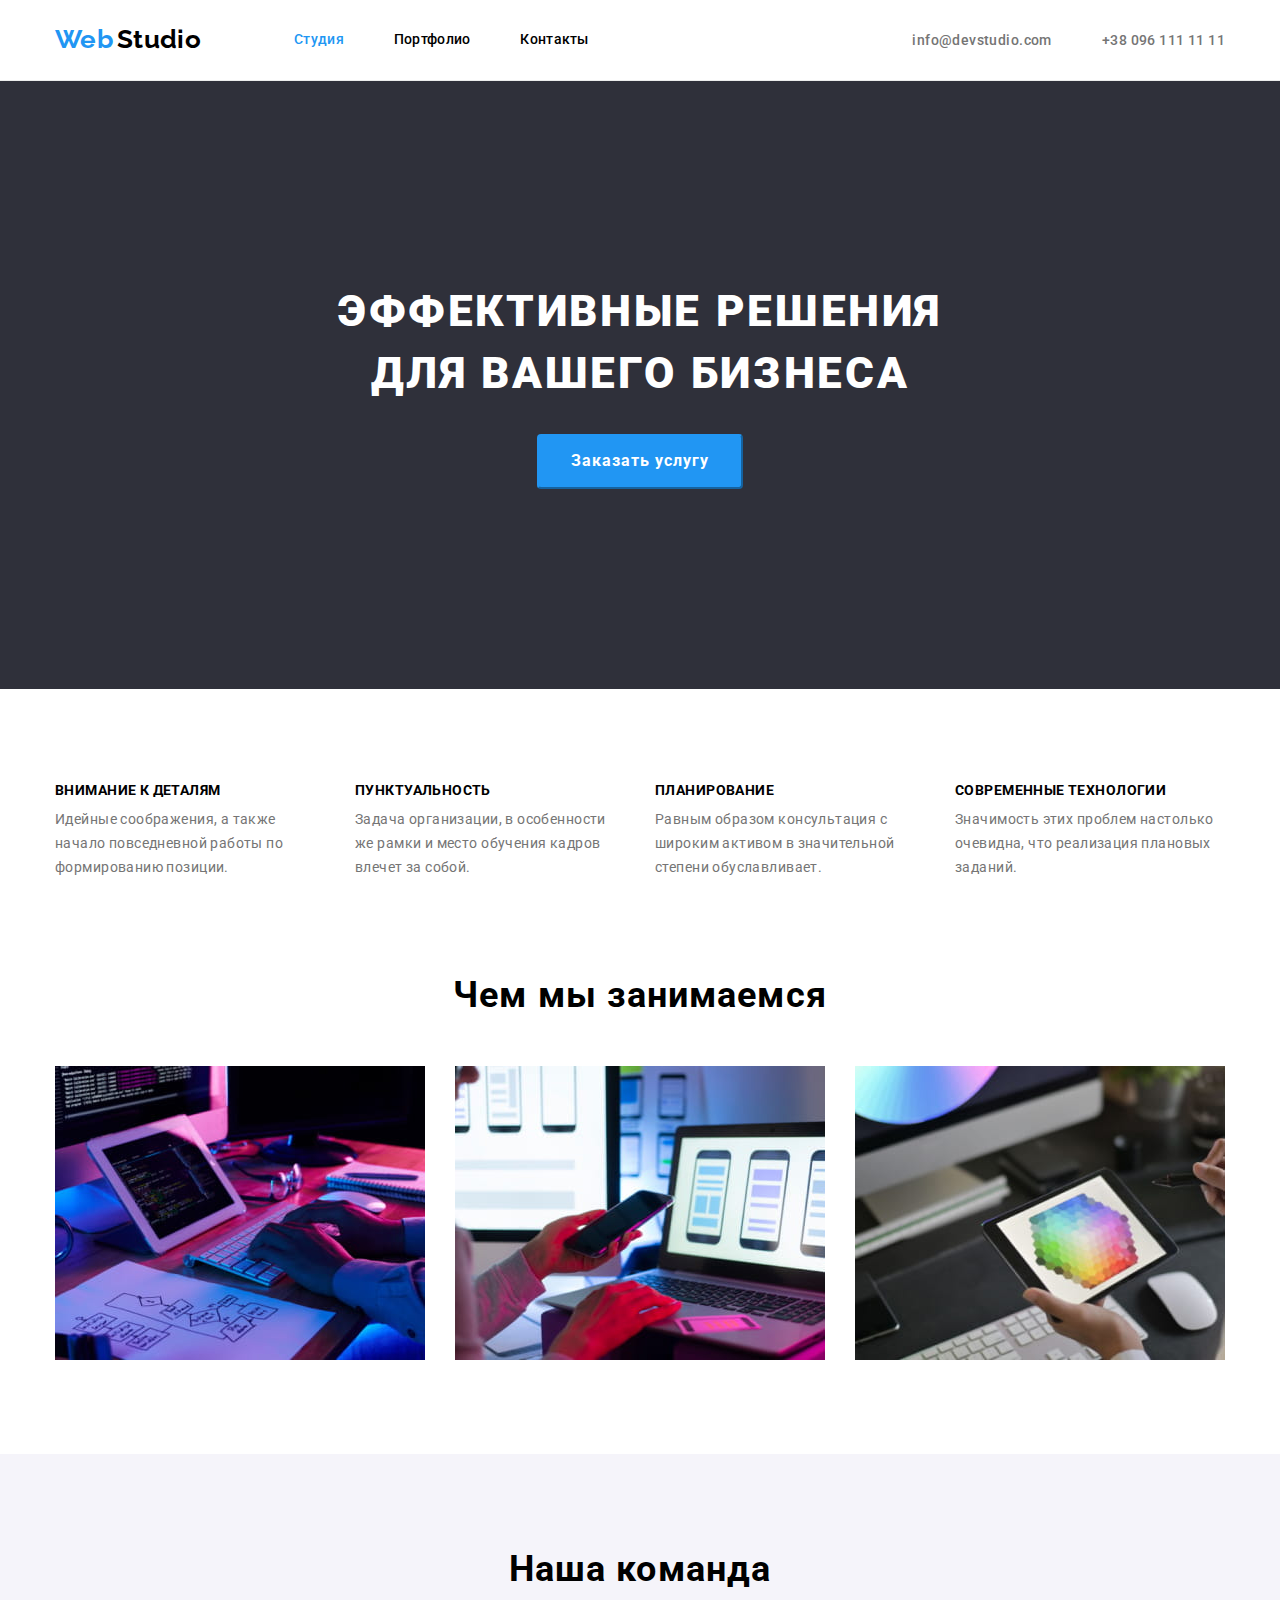
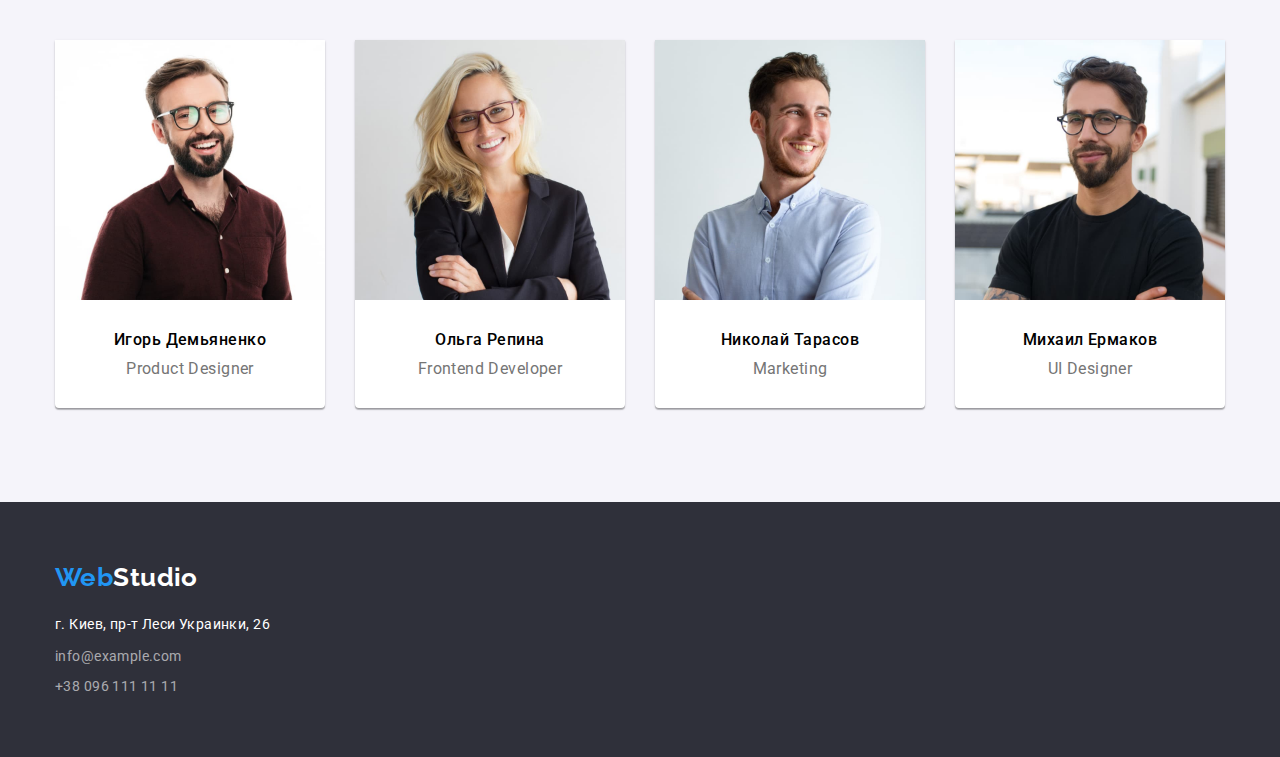
<file: index.html>
<!DOCTYPE html>
<html lang="ru">
<head>
    <meta charset="UTF-8">
    <meta http-equiv="X-UA-Compatible" content="IE=edge">
    <meta name="viewport" content="width=device-width, initial-scale=1.0">
    <title>Здесь решения для вашего бизнеса</title>
   
    <link rel="preconnect" href="https://fonts.googleapis.com">
    <link rel="preconnect" href="https://fonts.gstatic.com" crossorigin>
    <link href="https://fonts.googleapis.com/css2?family=Raleway:wght@700&family=Roboto:wght@400;500;700;900&display=swap" rel="stylesheet">
    
    <link rel="stylesheet" href="https://cdnjs.cloudflare.com/ajax/libs/modern-normalize/1.1.0/modern-normalize.min.css">
    
    <link rel="stylesheet" href="./css/styles.css">
</head>
<body>
    <!--Шапка страницы-->
    <header class="header-section">
        <div class="container page-header">
            <nav class="nav">
                <a class="logo" href="./index.html">
                    <span class="logo-accent">Web</span> <span class="logo-dark">Studio</span>  
                </a>
            <ul class="menu-list">
                    <li class="item"><a class="menu-link current" href="./index.html">Студия</a></li>
                    <li class="item"><a class="menu-link" href="./portfolio.html">Портфолио</a></li>
                    <li class="item"><a class="menu-link" href="">Контакты</a></li>
            </ul>
            </nav>
<ul class="contact-list">
    <li class="item"><a class="contacts" href="mailto:info@devstudio.com">info@devstudio.com</a></li>
    <li class="item"><a class="contacts" href="tel:+380961111111">+38 096 111 11 11</a></li>
</ul>
</div>
    </header>
<!--Hero-->
<main>
    <section class="section hero">
        <div class="container-hero">
        <h1 class="title">Эффективные решения <br> для вашего бизнеса</h1>
       <button type="button" class="order-btn">Заказать услугу</button>
    </section>
    </div>
<!--Список преимуществ-->
    <section class="section advantages">
        <div class="container">
        <h2 class="visually-hidden">Преимущества нашей компании</h2>
        <ul class="features-list">
            <li class="item">
        <h3 class= "list-title">Внимание к деталям</h3>
        <p class="main-text">
            Идейные соображения, а также начало повседневной работы по формированию позиции.
        </p>
        </li>
        <li class="item">
        <h3 class="list-title">Пунктуальность</h3>
        <p class="main-text">
            Задача организации, в особенности же рамки и место обучения кадров влечет за собой.
        </p>
        </li>
        <li class="item">
        <h3 class="list-title">Планирование</h3>
        <p class="main-text">
            Равным образом консультация с широким активом в значительной степени обуславливает.
        </p>
        </li>
        <li class="item">
        <h3 class="list-title">Современные технологии</h3>
        <p class="main-text">
            Значимость этих проблем настолько очевидна, что реализация плановых заданий.
        </p>
        </li>
        </ul>
    </div>
    </section>
</div>
<!--Чем мы занимаемся-->
    <section class="section works">
        <div class="container">
    <h2 class="section-title">Чем мы занимаемся</h2>
    <ul class="photo-list">
        <li class="item-photo"><img src="./image/photo1.jpg" alt="Фото с набором текста на компьютере" width="370"></li>
        <li class="item-photo"><img src="./image/photo2.jpg" alt="Фото с телефоном в руке" width="370"></li>
        <li class="item-photo"><img src="./image/photo3.jpg" alt="Фото с RGB" width="370"></li>
    </ul>
</div>
    </section>
<!--Наша команда-->
<section class="section our-team">
    <div class="container">
    <h2 class="section-title">Наша команда</h2>
    <ul class="team-list">
        <li class="list">
            <img src="./image/photoigor.jpg" alt="Фото Игорь Демьяненко" width="270"> 
            <div class="block-name">
            <h3 class="name-title">Игорь Демьяненко</h3>
            <p class="position-title">Product Designer</p>
        </div>
        </li>
        <li class="list">
            <img src="./image/photoolga.jpg" alt="Фото Ольга Репина" width="270">
            <div class="block-name">
            <h3 class="name-title">Ольга Репина</h3>
            <p class="position-title">Frontend Developer</p>
            </div>
        </li>
        <li class="list">
            <img src="./image/photonikolai.jpg" alt="Фото Николай Тарасов" width="270">
            <div class="block-name">
            <h3 class="name-title">Николай Тарасов</h3>
            <p class="position-title">Marketing</p>
            </div>    
        </li>
        <li class="list">
            <img src="./image/photomikhail.jpg" alt="Фото Михаил Ермаков" width="270">
            <div class="block-name">
            <h3 class="name-title">Михаил Ермаков</h3>
            <p class="position-title">UI Designer</p>       
            </div>
        </li>
    </ul>
</div>
</section>

</main>
<!--Футер с контактами-->
<footer class="footer-contacts"> 
    <div class="container">
    <a class="logo-footer" href="./index.html">
        <span class="logo-accent">Web</span><span class="logo-white">Studio</span>  
    </a>  
    <address class="address-footer">
        <ul class="address-info">
            <li class="item-footer">
                <a class="address" href="https://goo.gl/maps/d6wTE1Bdjpz8cAGcA" target="_blank" rel="noopener noreferrer">г. Киев, пр-т
                    Леси Украинки, 26</a> 
            </li>
            <li class="item-footer">
                <a class="contact-info" href="mailto:info@devstudio.com">info@example.com</a> </li>
            <li><a class="contact-info" href="tel:+380961111111">+38 096 111 11 11</a> </li>
        <!-- </div> -->
        </ul>
        </div>
    </address>
</footer>
</body>
</html>
</file>
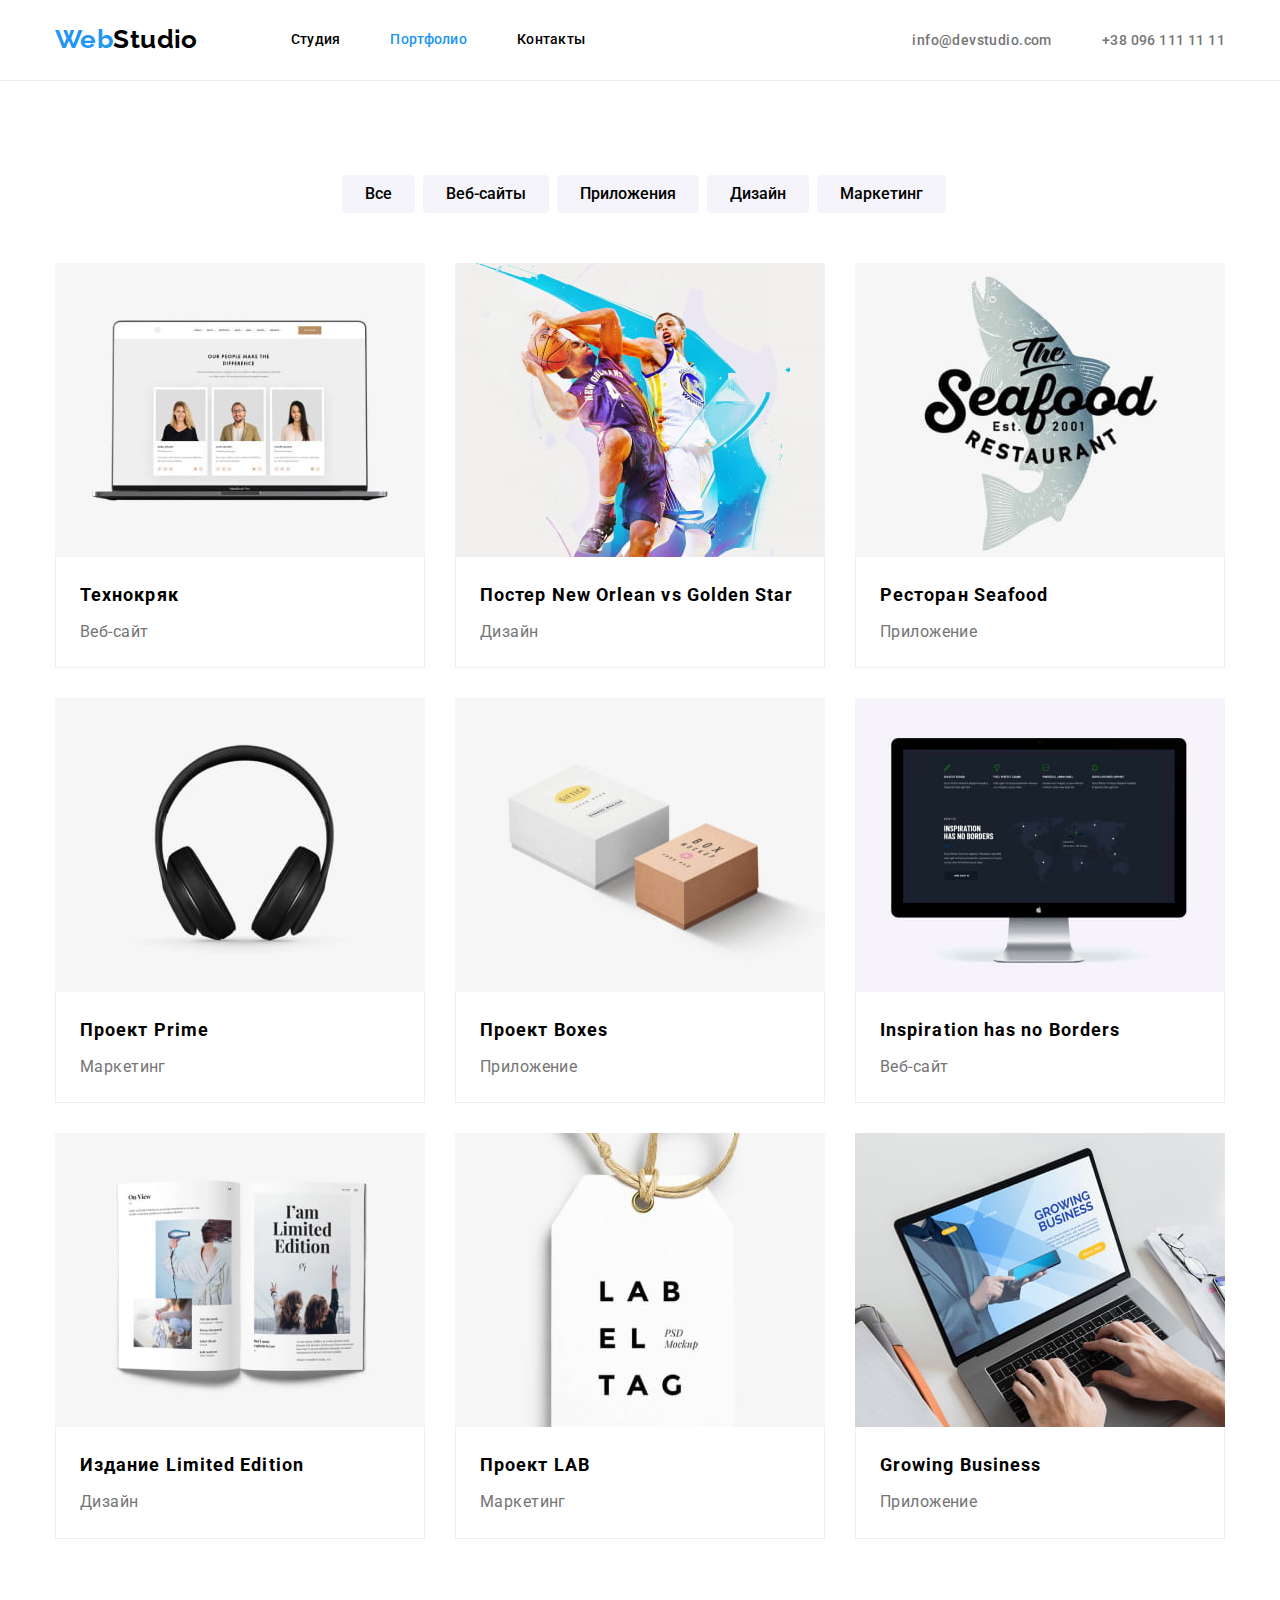
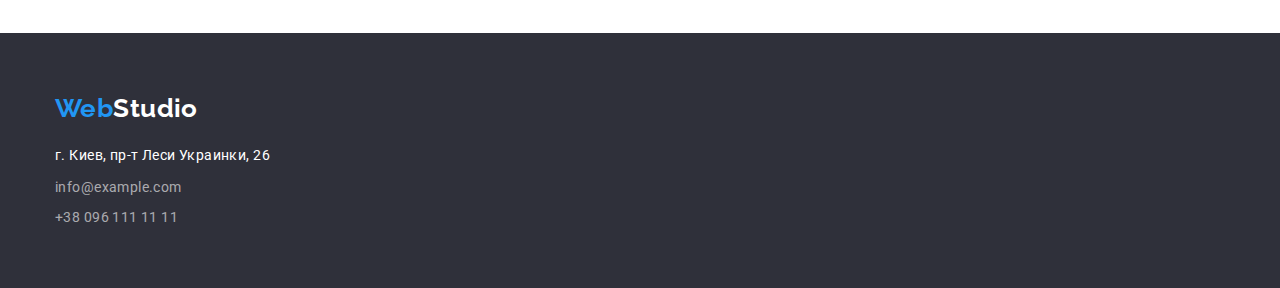
<file: portfolio.html>
<!DOCTYPE html>
<html lang="ru">
<head>
    <meta charset="UTF-8">
    <meta http-equiv="X-UA-Compatible" content="IE=edge">
    <meta name="viewport" content="width=device-width, initial-scale=1.0">
    <title>Портфолио</title>

    <link rel="preconnect" href="https://fonts.googleapis.com">
    <link rel="preconnect" href="https://fonts.gstatic.com" crossorigin>
    <link href="https://fonts.googleapis.com/css2?family=Raleway:wght@700&family=Roboto:wght@400;500;700;900&display=swap" rel="stylesheet">
    
    <link rel="stylesheet" href="https://cdnjs.cloudflare.com/ajax/libs/modern-normalize/1.1.0/modern-normalize.min.css">
    
    <link rel="stylesheet" href="./css/styles.css">
</head>
<body>
    <!--Шапка страницы-->
   
    <header class="header-section">
        <div class="container page-header">
            <nav class="nav">
                <a class="logo" href="./index.html">
                    <span class="logo-accent">Web</span><span class="logo-dark">Studio</span>  
                </a>
            <ul class="menu-list">
                    <li class="item"><a class="menu-link" href="./index.html">Студия</a></li>
                    <li class="item"><a class="menu-link current" href="./portfolio.html">Портфолио</a></li>
                    <li class="item"><a class="menu-link" href="">Контакты</a></li>
            </ul>
            </nav>
            <ul class="contact-list">
                <li class="item"><a class="contacts" href="mailto:info@devstudio.com">info@devstudio.com</a></li>
                <li class="item"><a class="contacts" href="tel:+380961111111">+38 096 111 11 11</a></li>
</ul>
    </header>

    <!--Навигация по странице-->
<main>
    <section class="section">
        <div class="container">
        <h1 class="visually-hidden">Навигация по странице</h1>
       <ul class="button-list">
           <li class="item">
           <button type="button" class="nav-button">Все</button>
           </li>
           <li class="item">
            <button type="button" class="nav-button">Веб-сайты</button>
           </li>
           <li class="item">
            <button type="button" class="nav-button">Приложения</button>
           </li>
           <li class="item">
            <button type="button" class="nav-button">Дизайн</button>
           </li>
           <li class="item">
            <button type="button" class="nav-button">Маркетинг</button>
           </li>
       </ul>
        <!-- </div> -->
    <!-- </section>    -->

    <!-- Примеры работ -->
    <!-- <section class="works"> -->
        <!-- <div class="container"> -->
        <ul class="work-list">
            <li class="item">
                <a href="">
                <img class="img" src="./image/tekhnokryak.jpg" alt="Laptop" width="370">
                <div class="projects-ex">
                    <h2 class="projects">Технокряк</h2>
                    <p class="project-type">Веб-сайт</p>
                </div>
                    </a>
        
            </li> 
                <li class="item">
                    <a href="">
                    <img class="img" src="./image/neworlean.jpg" alt="Bascketball players" width="370">
                    <div class="projects-ex">
                    <h2 class="projects">Постер New Orlean vs Golden Star</h2>
                    <p class="project-type">Дизайн</p>
                    </div>
                </a>
                </li>

            
            
                <li class="item">
                    <a href="">
                    <img class="img" src="./image/seafood.jpg" alt="Seafood restaurant" width="370">
                    <div class="projects-ex">
                    <h2 class="projects">Ресторан Seafood</h2>
                    <p class="project-type">Приложение</p>
                    </div>
                    </a>
                </li>

            
                <li class="item">
                    <a href="">
                    <img class="img" src="./image/headphones.jpg" alt="Headphones" width="370">
                    <div class="projects-ex">
                    <h2 class="projects">Проект Prime</h2>
                    <p class="project-type">Маркетинг</p>
                    </div>
                </a>
                </li>

                <li class="item">
                    <a href="">
                    <img class="img" src="./image/boxes.jpg" alt="Two boxes" width="370">
                    <div class="projects-ex">
                    <h2 class="projects">Проект Boxes</h2>
                    <p class="project-type">Приложение</p>
                    </div>
                    </a>
                    
                </li>
                
                <li class="item">
                    <a href="">
                    <img class="img" src="./image/computer.jpg" alt="Computer" width="370">
                    <div class="projects-ex">
                    <h2 class="projects">Inspiration has no Borders</h2>
                    <p class="project-type">Веб-сайт</p>
                    </div>
                    </a>
                
                </li>

                <li class="item">
                    <a href="">
                    <img class="img" src="./image/journal.jpg" alt="Journal" width="370">
                    <div class="projects-ex">
                    <h2 class="projects">Издание Limited Edition</h2>
                    <p class="project-type">Дизайн</p>
                    </div>
                    </a>
                </li>

                <li class="item">
                    <a href="">
                    <img class="img" src="./image/tag.jpg" alt="Tag" width="370">
                    <div class="projects-ex">
                    <h2 class="projects">Проект LAB</h2>
                    <p class="project-type">Маркетинг</p>
                    </div>
                </a>
                </li>

                <li class="item">
                    
                    <a href="">
                    <img class="img" src="./image/screen.jpg" alt="Screen" width="370">
                    <div class="projects-ex">
                    <h2 class="projects">Growing Business</h2>
                    <p class="project-type">Приложение</p>
                    </div>
                    </a>
                    </div>
                </li>
   
        </ul> 
    </div> 
    </section>
</main> 
<!--Футер с контактами-->
<footer class="footer-contacts"> 
    <div class="container">
    <a class="logo-footer" href="./index.html">
        <span class="logo-accent">Web</span><span class="logo-white">Studio</span>  
    </a>  
    <address class="address-footer">
        <ul class="address-info">
            <li class="item-footer">
                <a class="address" href="https://goo.gl/maps/d6wTE1Bdjpz8cAGcA" target="_blank" rel="noopener noreferrer">г. Киев, пр-т
                    Леси Украинки, 26</a> 
            </li>
            <li class="item-footer">
                <a class="contact-info" href="mailto:info@devstudio.com">info@example.com</a> </li>
            <li><a class="contact-info" href="tel:+380961111111">+38 096 111 11 11</a> </li>
        <!-- </div> -->
        </ul>
        </div>
    </address>
</footer>
</body>
</html>
</file>
<file: css/styles.css>
:root {
  --main-font: "Roboto", sans-serif;
  --title-font: "Roboto", sans-serif;
  --logo-font: "Raleway", sans-serif;
  --text-color: #000000;
  --text-accent: #ffffff;
  --logo-accent: #2196f3;
  --contact-color: #757575;
  --background-color-dark: #2f303a;
  --background-color-white: #ffffff;
  --background-color-grey: #f5f4fa;
}

body {
  font-family: "Roboto", sans-serif;
  font-size: 14px;
  letter-spacing: 0.03em;
  color: var(--text-color);
  margin: 0;
}

.container {
  /* margin-left: auto;
    margin-right: auto; */
  margin: 0 auto;
  width: 1200px;
  padding: 0 15px;
}

.section {
  padding-top: 94px;
  padding-bottom: 94px;
}

.menu-list {
  display: flex;
  margin-left: 93px;
}

.menu-link.current {
  color: var(--logo-accent);
}

.nav {
  display: flex;
  align-items: center;
}

.menu-list .item:not(:last-child) {
  margin-right: 50px;
  display: flex;
}

.contact-list {
  display: flex;
  margin-left: auto;
}

.contact-list .item + .item {
  margin-left: 50px;
}

.page-header {
  display: flex;
  align-items: center;
}

.header-section {
  border-bottom: 1px solid #ececec;
}

/* Logo */

.logo-accent {
  font-family: var(--logo-font);
  color: var(--logo-accent);
  font-size: 26px;
  font-weight: 700;
  line-height: 1.2;
}

.logo-dark {
  font-family: var(--logo-font);
  color: var(--text-color);
  font-size: 26px;
  font-weight: 700;
  line-height: 1.2;
  margin-bottom: 20px;
}

/* Menu */
.menu-link {
  display: block;
  padding-top: 32px;
  padding-bottom: 32px;

  font-family: var(--main-font);
  color: var(--text-color);
  font-weight: 500;
  line-height: 1.14;
  letter-spacing: 0.02em;
}

.menu-link:hover,
.menu-link:focus {
  font-family: inherit;
  color: var(--logo-accent);
}

.contacts {
  font-family: var(--main-font);
  color: var(--contact-color);
  font-weight: 500;
  line-height: 1.14;
}

.contacts:hover,
.contacts:focus {
  color: var(--logo-accent);
}

ul {
  list-style: none;
  margin: 0;
  padding: 0;
}

h1,
h2,
h3,
p {
  margin: 0;
}

img {
  max-width: 100%;
  height: auto;
  display: block;
}

/* Hero */

.container-hero {
  background: var(--background-color-dark);
  margin-left: 0;
  margin-right: 0;
  text-align: center;
  padding-left: 0;
  padding-right: 0;
  padding-top: 200px;
  padding-bottom: 200px;
}

.title {
  font-family: var(--title-font);
  color: var(--text-accent);
  font-size: 44px;
  font-weight: 900;
  letter-spacing: 0.06em;
  line-height: 1.4;
  text-transform: uppercase;
  margin-bottom: 30px;
}

.order-btn {
  color: var(--text-accent);
  font-weight: 700;
  font-size: 16px;
  line-height: 1.9;
  background: var(--logo-accent);
  border-radius: 4px;
  border-color: var(--logo-accent);
  text-align: center;
  letter-spacing: 0.06em;
  cursor: pointer;
  min-width: 200px;
  padding: 10px 32px;
}

.hero {
  padding-top: 0;
  padding-bottom: 0;
}
/* Advantages */
.advantages {
  padding-bottom: 0;
}

.features-list {
  display: flex;
  flex-wrap: wrap;
}

.features-list .item {
  width: 270px;
  margin-right: 30px;
  /* padding-top: 94px; */
  /* padding-bottom: 94px; */
}

.features-list .item:nth-child(4n) {
  margin-right: 0;
}

.visually-hidden {
  position: absolute;
  width: 1px;
  height: 1px;
  margin: -1px;
  padding: 0;
  overflow: hidden;
  border: 0;
  clip: rect(0 0 0 0);
}

.section-title {
  font-family: var(--main-font);
  font-style: normal;
  font-weight: 700;
  font-size: 36px;
  line-height: 1.17;
  text-align: center;
  letter-spacing: 0.03em;
  margin-bottom: 50px;
}

.main-text {
  font-family: "Roboto";
  color: var(--contact-color);
  line-height: 1.7;
  font-style: normal;
  font-weight: 400;
  font-size: 14px;
}

.list-title {
  font-weight: 700;
  font-style: normal;
  font-size: 14px;
  line-height: 1.14;
  letter-spacing: 0.03em;
  text-transform: uppercase;
  margin-bottom: 10px;
}

/* Our works */

.photo-list {
  display: flex;
  justify-content: center;
}

.item-photo {
  padding-right: 30px;
}

.item-photo:nth-child(3n) {
  padding-right: 0;
}

/* Our team */

.our-team {
  background-color: var(--background-color-grey);
}

.name-title {
  font-weight: 500;
  font-size: 16px;
  line-height: 1.19;
  text-align: center;
  letter-spacing: 0.03em;
  margin-bottom: 10px;
}

.position-title {
  font-family: inherit;
  color: var(--contact-color);
  font-size: 16px;
  line-height: 1.19;
  text-align: center;
}

.team-list {
  display: flex;
  justify-content: center;
  margin-left: auto;
  margin-right: auto;
}

.list {
  margin-right: 30px;
  width: 270px;
  background-color: var(--background-color-white);
  box-shadow: 0px 1px 3px rgba(0, 0, 0, 0.12), 0px 1px 1px rgba(0, 0, 0, 0.14),
    0px 2px 1px rgba(0, 0, 0, 0.2);
  border-radius: 0px 0px 4px 4px;
}

.list:nth-child(4) {
  margin-right: 0;
}

.logo-web {
  width: 1600px;
  padding-left: 0;
}

.block-name {
  padding-top: 30px;
  padding-bottom: 30px;
}

/* Footer */

.footer-contacts {
  background-color: #2f303a;
  padding-top: 60px;
  padding-bottom: 60px;
}

.logo-footer {
  margin-bottom: 20px;
  display: inline-block;
}

.logo-white {
  font-family: var(--logo-font);
  color: var(--text-accent);
  font-size: 26px;
  font-weight: 700;
  line-height: 1.2;
  margin-bottom: 20px;
}

.address {
  font-family: var(--main-font);
  color: var(--text-accent);
  line-height: 1.7;
  font-weight: 400;
  font-size: 14px;
  letter-spacing: 0.03em;
  margin-bottom: 9px;
  padding-left: auto;
  margin-top: 20px;
}

.address:hover,
.address:focus {
  color: var(--logo-accent);
}

.contact-info {
  font-family: var(--main-font);
  color: rgba(255, 255, 255, 0.6);
  font-size: 14px;
  line-height: 1.5;
  letter-spacing: 0.03em;
  margin-bottom: 9px;
}

.contact-info:nth-last-child(n) {
  margin-bottom: 0px;
}

.adress-info {
  justify-content: flex-start;
}

.contact-info:hover,
.contact-info:focus {
  color: var(--logo-accent);
}

a {
  text-decoration: none;
  font-style: normal;
  color: inherit;
}

.item-footer {
  margin-bottom: 9px;
}

/* PAGE - Portfolio */

.nav-button {
  font-family: var(--main-font);
  color: var(--text-color);
  font-weight: 500;
  font-size: 16px;
  line-height: 1.6;
  background: #f5f4fa;
  border-radius: 4px;
  cursor: pointer;
  border: none;
  padding: 6px 23px;
}

.nav-button:hover,
.nav-button:focus {
  color: var(--text-accent);
  background: var(--logo-accent);
}

.projects {
  font-family: var(--main-font);
  color: var(--text-color);
  font-weight: 700;
  font-size: 18px;
  line-height: 2;
  letter-spacing: 0.06em;
  margin-bottom: 4px;
}

.projects-ex {
  padding-top: 20px;
  padding-bottom: 20px;
  padding-left: 24px;
  background: #ffffff;
  border-left: 1px solid #eeeeee;
  border-right: 1px solid #eeeeee;
  border-bottom: 1px solid #eeeeee;
}
.project-type {
  color: var(--text-color);
  font-size: 16px;
  line-height: 1.9;
  color: var(--contact-color);
}

.button-list {
  display: flex;
  justify-content: center;
  margin-bottom: 50px;
}

.button-list .item {
  padding-left: 8px;
  align-content: center;
}

.work-list {
  display: flex;
  flex-wrap: wrap;
  flex-basis: auto;
}

.work-list .item {
  margin-right: 30px;
  margin-bottom: 30px;
}

.work-list .item:nth-child(3n) {
  margin-right: 0;
}

.work-list:nth-last-child(-n + 3) {
  margin-right: -30px;
  margin-bottom: -30px;
}
</file>
